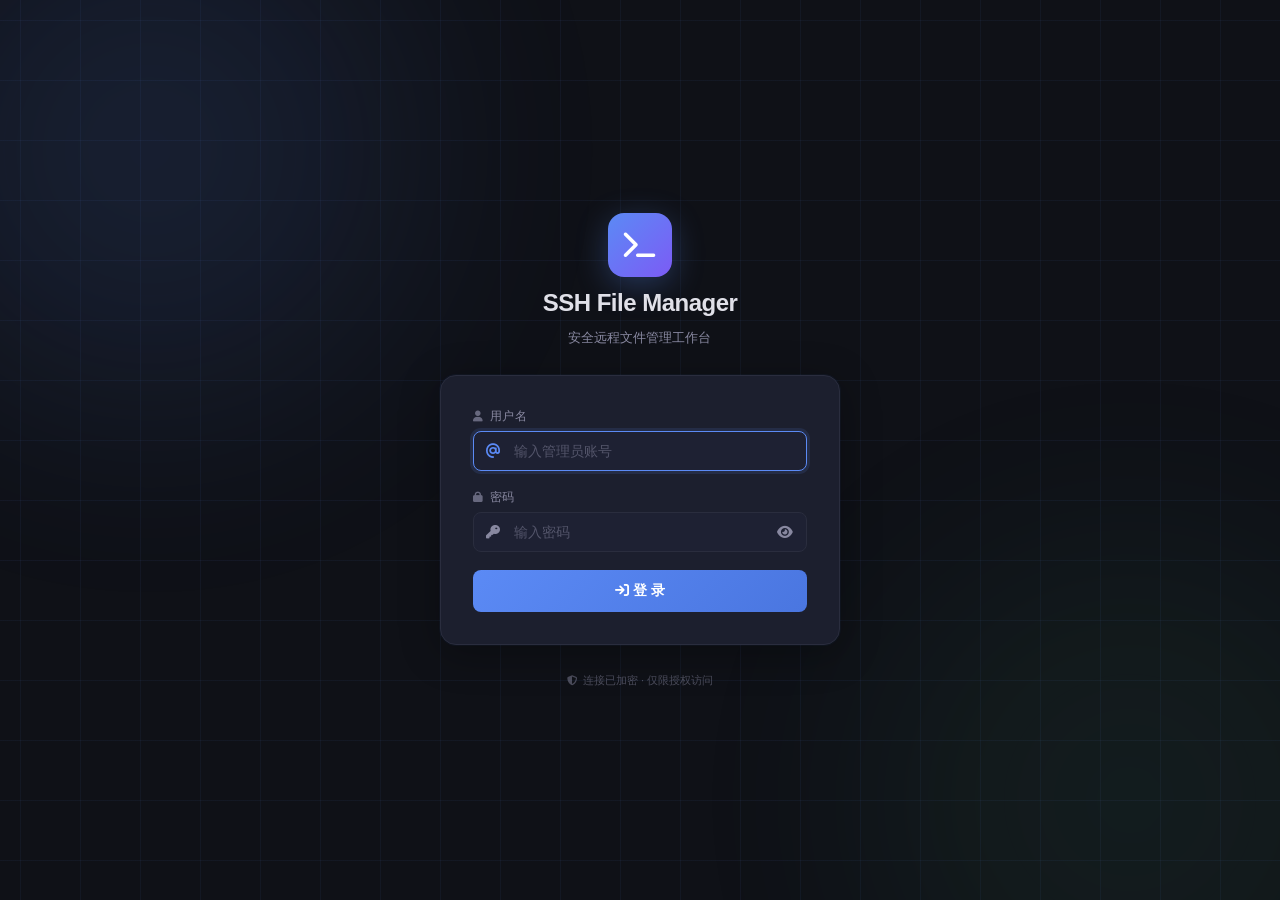
<file: static/login.html>
<!DOCTYPE html>
<html lang="zh-CN">
<head>
    <meta charset="UTF-8">
    <meta name="viewport" content="width=device-width, initial-scale=1.0">
    <title>SSH 文件管理器 - 登录</title>
    <link rel="stylesheet" href="https://cdnjs.cloudflare.com/ajax/libs/font-awesome/6.5.1/css/all.min.css" integrity="sha384-t1nt8BQoYMLFN5p42tRAtuAAFQaCQODekUVeKKZrEnEyp4H2R0RHFz0KWpmj7i8g" crossorigin="anonymous">
    <style>
        :root {
            --bg: #0f1117; --bg-sidebar: #161822; --bg-card: #1c1f2e; --bg-hover: #252839;
            --bg-input: #1e2133; --border: #2a2d3e; --text: #e0e0e8; --text-dim: #8888a0;
            --accent: #5b8af5; --accent-hover: #4a76e0; --danger: #e74c5e; --success: #4caf7a;
            --warning: #f5a623; --radius: 8px;
        }
        * { margin:0; padding:0; box-sizing:border-box; }
        body {
            font-family: -apple-system,BlinkMacSystemFont,"Segoe UI",Roboto,"Noto Sans SC",sans-serif;
            background: var(--bg);
            color: var(--text);
            height: 100vh;
            display: flex;
            align-items: center;
            justify-content: center;
            overflow: hidden;
        }

        .login-bg {
            position: fixed; inset: 0; z-index: 0; overflow: hidden; pointer-events: none;
        }
        .login-bg .grid {
            position: absolute; inset: -40px;
            background-image:
                linear-gradient(rgba(91,138,245,.06) 1px, transparent 1px),
                linear-gradient(90deg, rgba(91,138,245,.06) 1px, transparent 1px);
            background-size: 60px 60px;
            animation: gridShift 20s linear infinite;
        }
        @keyframes gridShift { to { transform: translate(60px, 60px); } }
        .login-bg .glow {
            position: absolute;
            width: 500px; height: 500px;
            border-radius: 50%;
            filter: blur(120px);
            opacity: .12;
        }
        .login-bg .glow-1 { top: -100px; left: -100px; background: var(--accent); }
        .login-bg .glow-2 { bottom: -150px; right: -100px; background: var(--success); opacity: .08; }

        .login-wrapper {
            position: relative; z-index: 1;
            display: flex;
            flex-direction: column;
            align-items: center;
            gap: 28px;
            width: 400px;
            max-width: 90vw;
        }

        .login-brand {
            display: flex;
            flex-direction: column;
            align-items: center;
            gap: 12px;
        }
        .login-logo {
            width: 64px; height: 64px;
            border-radius: 16px;
            background: linear-gradient(135deg, var(--accent), #7c5bf5);
            display: flex;
            align-items: center;
            justify-content: center;
            font-size: 28px;
            color: #fff;
            box-shadow: 0 8px 32px rgba(91,138,245,.3);
        }
        .login-brand h1 {
            font-size: 24px;
            font-weight: 700;
            letter-spacing: -0.5px;
        }
        .login-brand p {
            font-size: 13px;
            color: var(--text-dim);
        }

        .login-card {
            width: 100%;
            background: var(--bg-card);
            border: 1px solid var(--border);
            border-radius: 16px;
            padding: 32px;
            box-shadow: 0 8px 40px rgba(0,0,0,.3), 0 0 0 1px rgba(91,138,245,.05);
            backdrop-filter: blur(12px);
        }

        .form-group {
            margin-bottom: 18px;
        }
        .form-group label {
            display: flex;
            align-items: center;
            gap: 6px;
            font-size: 12px;
            font-weight: 500;
            color: var(--text-dim);
            text-transform: uppercase;
            letter-spacing: 0.5px;
            margin-bottom: 6px;
        }
        .form-group label i {
            font-size: 11px;
            opacity: .7;
        }
        .input-wrapper {
            position: relative;
        }
        .input-wrapper input {
            width: 100%;
            padding: 11px 14px 11px 40px;
            background: var(--bg-input);
            border: 1px solid var(--border);
            border-radius: var(--radius);
            color: var(--text);
            font-size: 14px;
            outline: none;
            transition: border-color .2s, box-shadow .2s;
        }
        .input-wrapper input:focus {
            border-color: var(--accent);
            box-shadow: 0 0 0 3px rgba(91,138,245,.12);
        }
        .input-wrapper input::placeholder {
            color: rgba(136,136,160,.5);
        }
        .input-wrapper .input-icon {
            position: absolute;
            left: 13px;
            top: 50%;
            transform: translateY(-50%);
            color: var(--text-dim);
            font-size: 14px;
            pointer-events: none;
            transition: color .2s;
        }
        .input-wrapper input:focus + .input-icon,
        .input-wrapper input:focus ~ .input-icon {
            color: var(--accent);
        }
        .toggle-pwd {
            position: absolute;
            right: 12px;
            top: 50%;
            transform: translateY(-50%);
            background: none;
            border: none;
            color: var(--text-dim);
            font-size: 14px;
            cursor: pointer;
            padding: 2px;
            transition: color .15s;
        }
        .toggle-pwd:hover { color: var(--text); }

        .login-btn {
            width: 100%;
            padding: 12px;
            background: linear-gradient(135deg, var(--accent), #4a76e0);
            border: none;
            border-radius: var(--radius);
            color: #fff;
            font-size: 14px;
            font-weight: 600;
            cursor: pointer;
            display: flex;
            align-items: center;
            justify-content: center;
            gap: 8px;
            transition: opacity .15s, transform .1s;
            margin-top: 6px;
        }
        .login-btn:hover { opacity: .9; }
        .login-btn:active { transform: scale(.98); }
        .login-btn:disabled {
            opacity: .5;
            cursor: not-allowed;
            transform: none;
        }
        .login-btn .spinner {
            display: none;
            width: 16px; height: 16px;
            border: 2px solid rgba(255,255,255,.3);
            border-top-color: #fff;
            border-radius: 50%;
            animation: spin .6s linear infinite;
        }
        .login-btn.loading .spinner { display: block; }
        .login-btn.loading .btn-text { display: none; }
        @keyframes spin { to { transform: rotate(360deg); } }

        .login-error {
            margin-top: 14px;
            padding: 0 4px;
            font-size: 13px;
            color: var(--danger);
            min-height: 20px;
            text-align: center;
            display: flex;
            align-items: center;
            justify-content: center;
            gap: 6px;
        }
        .login-error:empty { display: none; }
        .login-error i { font-size: 12px; }

        .login-footer {
            font-size: 11px;
            color: rgba(136,136,160,.5);
            display: flex;
            align-items: center;
            gap: 6px;
        }
        .login-footer i { font-size: 10px; }

        .login-card { animation: cardIn .4s ease; }
        @keyframes cardIn { from { opacity: 0; transform: translateY(12px); } to { opacity: 1; transform: translateY(0); } }
    </style>
</head>
<body>
    <div class="login-bg">
        <div class="grid"></div>
        <div class="glow glow-1"></div>
        <div class="glow glow-2"></div>
    </div>

    <div class="login-wrapper">
        <div class="login-brand">
            <div class="login-logo"><i class="fas fa-terminal"></i></div>
            <h1>SSH File Manager</h1>
            <p>安全远程文件管理工作台</p>
        </div>

        <div class="login-card">
            <form id="login-form" onsubmit="doLogin(event)">
                <div class="form-group">
                    <label><i class="fas fa-user"></i> 用户名</label>
                    <div class="input-wrapper">
                        <input type="text" id="login-user" required placeholder="输入管理员账号" autocomplete="username" autofocus>
                        <i class="fas fa-at input-icon"></i>
                    </div>
                </div>
                <div class="form-group">
                    <label><i class="fas fa-lock"></i> 密码</label>
                    <div class="input-wrapper">
                        <input type="password" id="login-pwd" required placeholder="输入密码" autocomplete="current-password">
                        <i class="fas fa-key input-icon"></i>
                        <button type="button" class="toggle-pwd" onclick="togglePwd()" title="显示/隐藏密码"><i class="fas fa-eye"></i></button>
                    </div>
                </div>
                <button type="submit" class="login-btn" id="login-btn">
                    <span class="btn-text"><i class="fas fa-arrow-right-to-bracket"></i> 登 录</span>
                    <div class="spinner"></div>
                </button>
                <div class="login-error" id="login-error"></div>
            </form>
        </div>

        <div class="login-footer">
            <i class="fas fa-shield-halved"></i> 连接已加密 &middot; 仅限授权访问
        </div>
    </div>

    <script>
    function togglePwd() {
        const inp = document.getElementById("login-pwd");
        const icon = document.querySelector(".toggle-pwd i");
        if (inp.type === "password") {
            inp.type = "text";
            icon.className = "fas fa-eye-slash";
        } else {
            inp.type = "password";
            icon.className = "fas fa-eye";
        }
    }

    async function doLogin(e) {
        e.preventDefault();
        const errEl = document.getElementById("login-error");
        const btn = document.getElementById("login-btn");
        errEl.innerHTML = "";
        btn.classList.add("loading");
        btn.disabled = true;
        try {
            const res = await fetch("/api/login", {
                method: "POST",
                headers: { "Content-Type": "application/json" },
                body: JSON.stringify({
                    username: document.getElementById("login-user").value,
                    password: document.getElementById("login-pwd").value,
                }),
            });
            if (res.ok) {
                window.location.replace("/");
                window.location.reload();
                return;
            } else {
                const data = await res.json();
                errEl.innerHTML = '<i class="fas fa-circle-exclamation"></i> ' + (data.detail || "登录失败");
                btn.classList.remove("loading");
                btn.disabled = false;
            }
        } catch (err) {
            errEl.innerHTML = '<i class="fas fa-circle-exclamation"></i> 网络连接失败';
            btn.classList.remove("loading");
            btn.disabled = false;
        }
    }

    </script>
</body>
</html>
</file>
